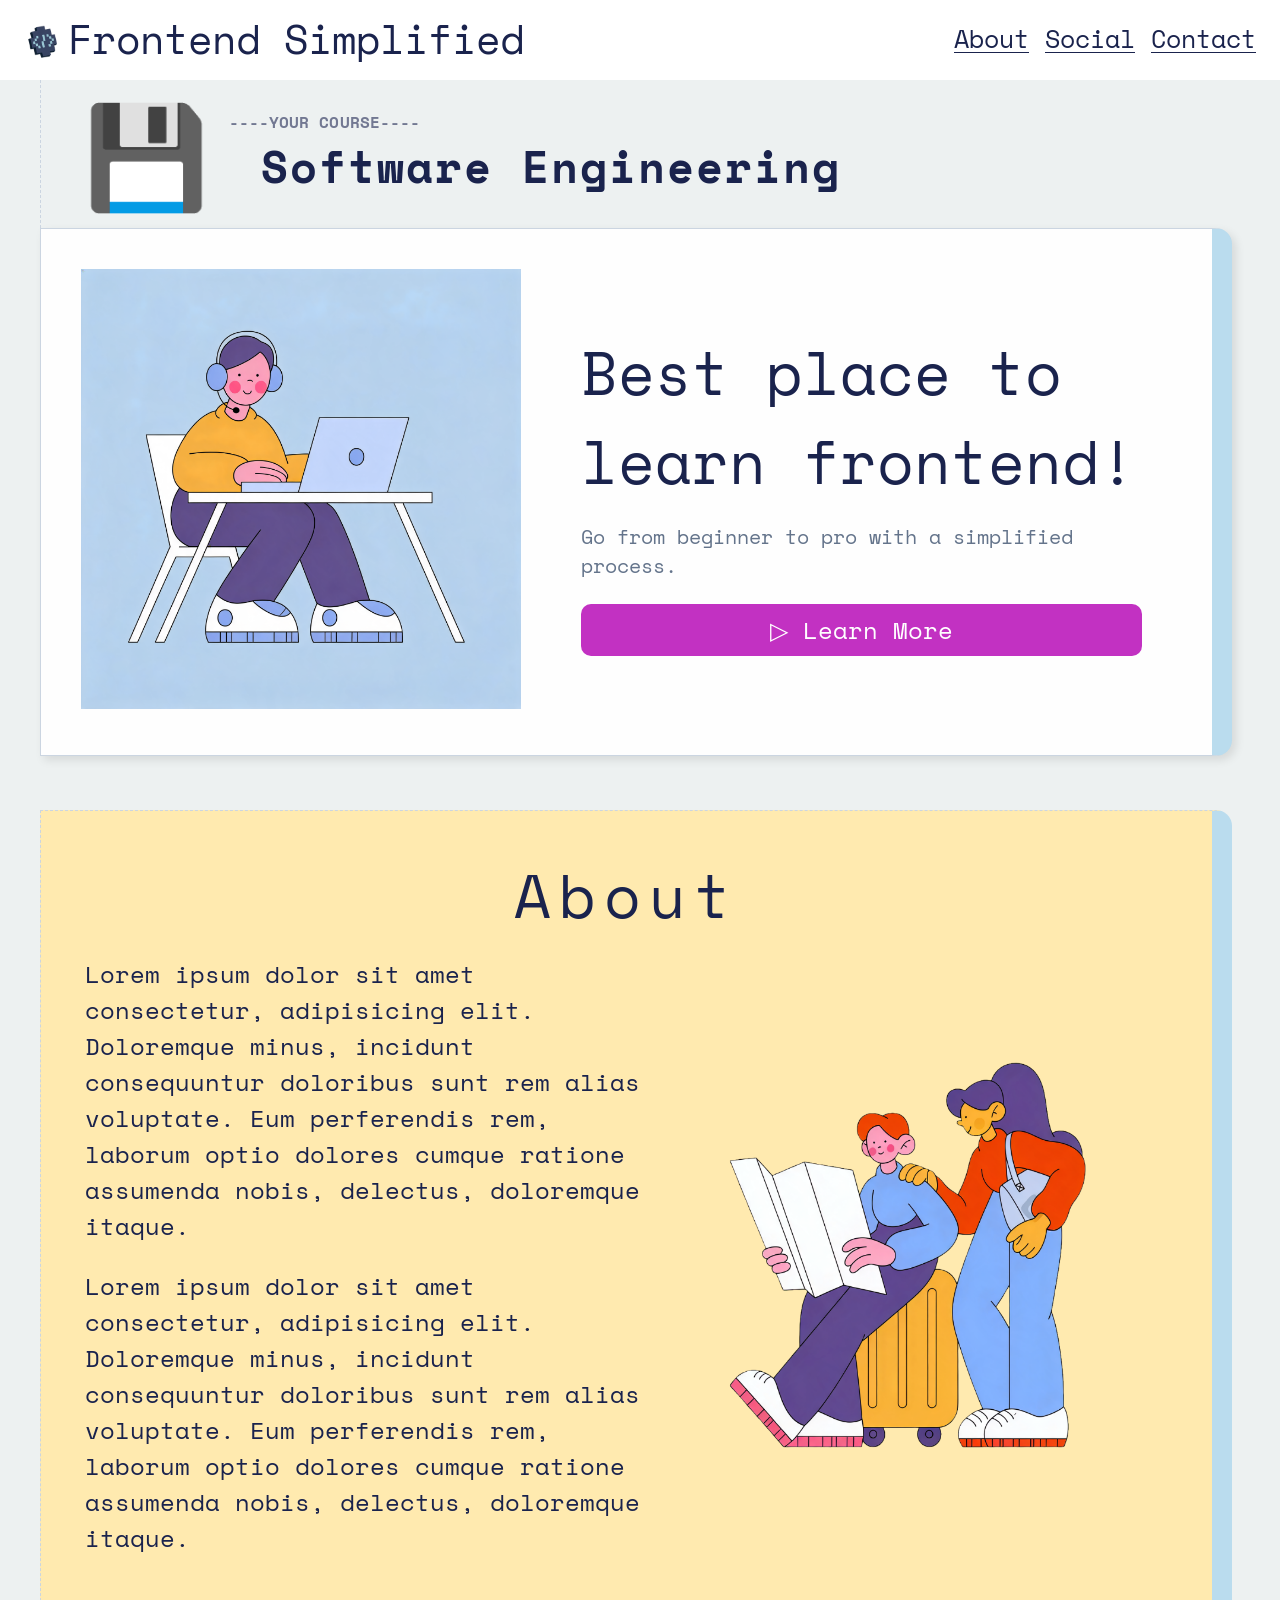
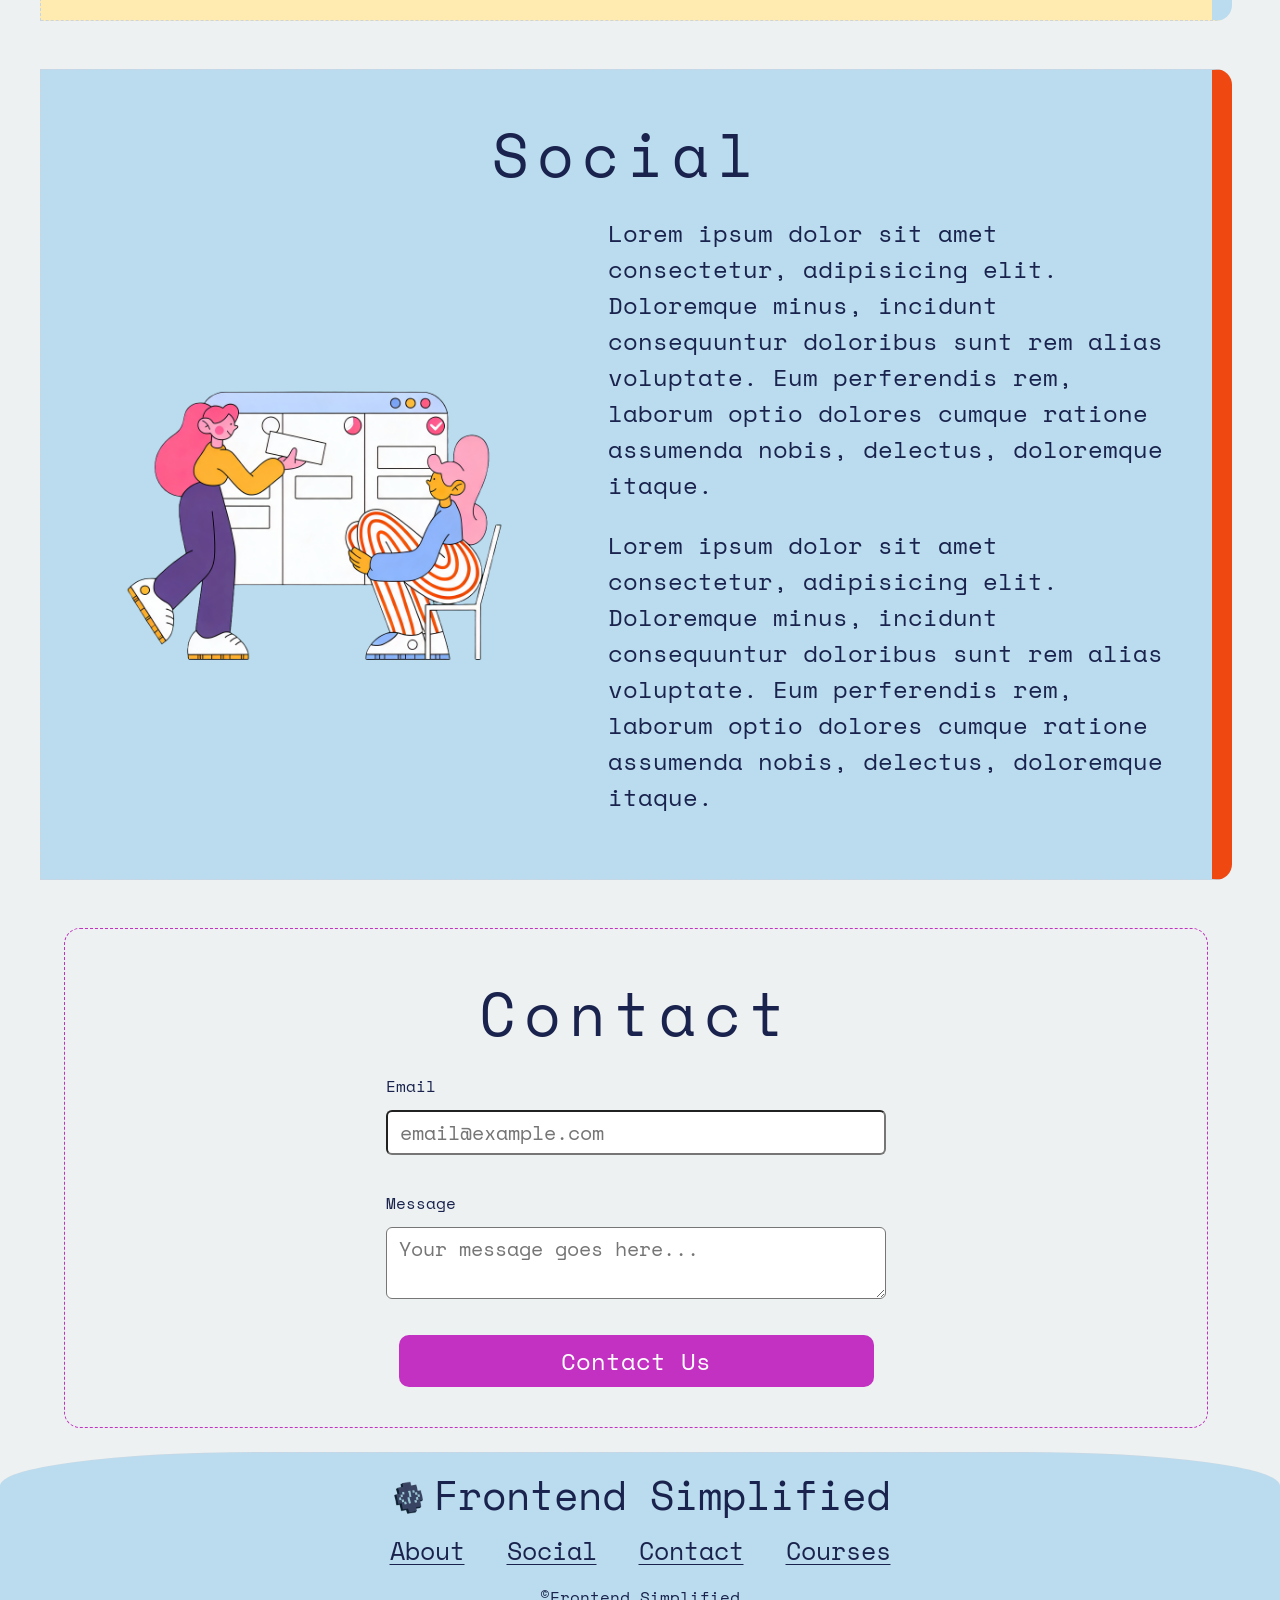
<file: index.html>
<!DOCTYPE html>
<html lang="en">

<head>
  <meta charset="UTF-8">
  <meta name="viewport" content="width=device-width, initial-scale=1.0">
  <title>Mini project</title>
  <link rel="stylesheet" href="./style.css">
</head>


<body>
  <!-- HEADER -->
  <section>
    <nav> 
      <div class="logo">
       <img src="./assets/fes-logo.png" alt="FES Logo" class="logo__img" width="100" height="100">
       <h1 class="logo__text"><b>Frontend</b> Simplified</h1>
      </div>
      <ul>
      <li><a href="#about">About</a></li>
      <li><a href="#social">Social</a></li>
      <li><a href="#contact">Contact</a></li>
      </ul>
    </nav>

<header> 
  <div class="row row__course">
<div class="course"></div>
  <h1 class="course__icon">💾</h1>
  <div class="course__text">
  <div class="course__selection">----YOUR COURSE----</div>
  <div class="course__title">Software Engineering</div>
  </div>
</div>
</div>

<div class="row">
  <div class="hero">
  <figure class="hero__img--wrapper">
  <img src="./assets/laptop.png" alt="Hero Image">
  </figure>
  <div class="hero__description">
    <h1>Best place to learn frontend!</h1>
    <p class="subheader">Go from beginner to pro with a simplified process.</p>
    <a href="#about"><button class="hero__description--button"> 
      ▷ Learn More 
    </button></a>
  </div>
  </div>
</div>
</header>

  </section>


  <!-- MAIN -->
<main>
  <!-- ABOUT -->
<section id="about">
  <div class="row about__row">
<div class="section__card section__card--about">
<h1 class="section__title">About</h1>
<div class="section__description">
<div class="section__description--wrapper">
  <p class="section__description--para">
Lorem ipsum dolor sit amet consectetur, adipisicing elit. Doloremque minus, incidunt consequuntur doloribus sunt rem alias voluptate. Eum perferendis rem, laborum optio dolores cumque ratione assumenda nobis, delectus, doloremque itaque.
</p>
  <p class="section__description--para">
Lorem ipsum dolor sit amet consectetur, adipisicing elit. Doloremque minus, incidunt consequuntur doloribus sunt rem alias voluptate. Eum perferendis rem, laborum optio dolores cumque ratione assumenda nobis, delectus, doloremque itaque.
</p>
</div>
<figure class="section__img--wrapper">
<img src="./assets/reading.png" alt="Reading Image">
</figure>
</div>
</div>
  </div>
</section>


  <!-- SOCIAL -->
<section id="social">
  <div class="row social__row">
<div class="section__card section__card--social">
<h1 class="section__title">Social</h1>
<div class="section__description">
<figure class="section__img--wrapper">
<img src="./assets/social.png" alt="Social Image">
</figure>
<div class="section__description--wrapper">
  <p class="section__description--para">
Lorem ipsum dolor sit amet consectetur, adipisicing elit. Doloremque minus, incidunt consequuntur doloribus sunt rem alias voluptate. Eum perferendis rem, laborum optio dolores cumque ratione assumenda nobis, delectus, doloremque itaque.
</p>
  <p class="section__description--para">
Lorem ipsum dolor sit amet consectetur, adipisicing elit. Doloremque minus, incidunt consequuntur doloribus sunt rem alias voluptate. Eum perferendis rem, laborum optio dolores cumque ratione assumenda nobis, delectus, doloremque itaque.
</p>
</div>
</div>
</div>
  </div>
</section>


<!-- CONTACT FORM -->
<section id="contact">
  <div class="row contact__row">
<div class="section__card section__card--contact">
  <h1 class="section__title">Contact</h1>
  <div class="section__description">
    <form action="">
      <span>Email</span>
      <input type="email" placeholder="email@example.com">
      <span>Message</span>
      <textarea placeholder="Your message goes here..."></textarea>
      <button>Contact Us</button>
    </form>
  </div>
</div>
</div>
</section>

</main>


<!-- FOOTER -->
<footer>
  <div class="logo footer__logo">
    <img src="./assets/fes-logo.png" alt="FES Logo" class="logo__img" width="50"/>
    <h1 class="logo__text"><b>Frontend</b> Simplified</h1>
  </div>
  <div class="footer__links">
    <a href="#about" class="footer__link">About</a>
    <a href="#social" class="footer__link">Social</a>
    <a href="#contact" class="footer__link">Contact</a>
    <a href="#" class="footer__link">Courses</a>
  </div>
<p>©Frontend Simplified</p>
</footer>



</body>
</html>
</file>
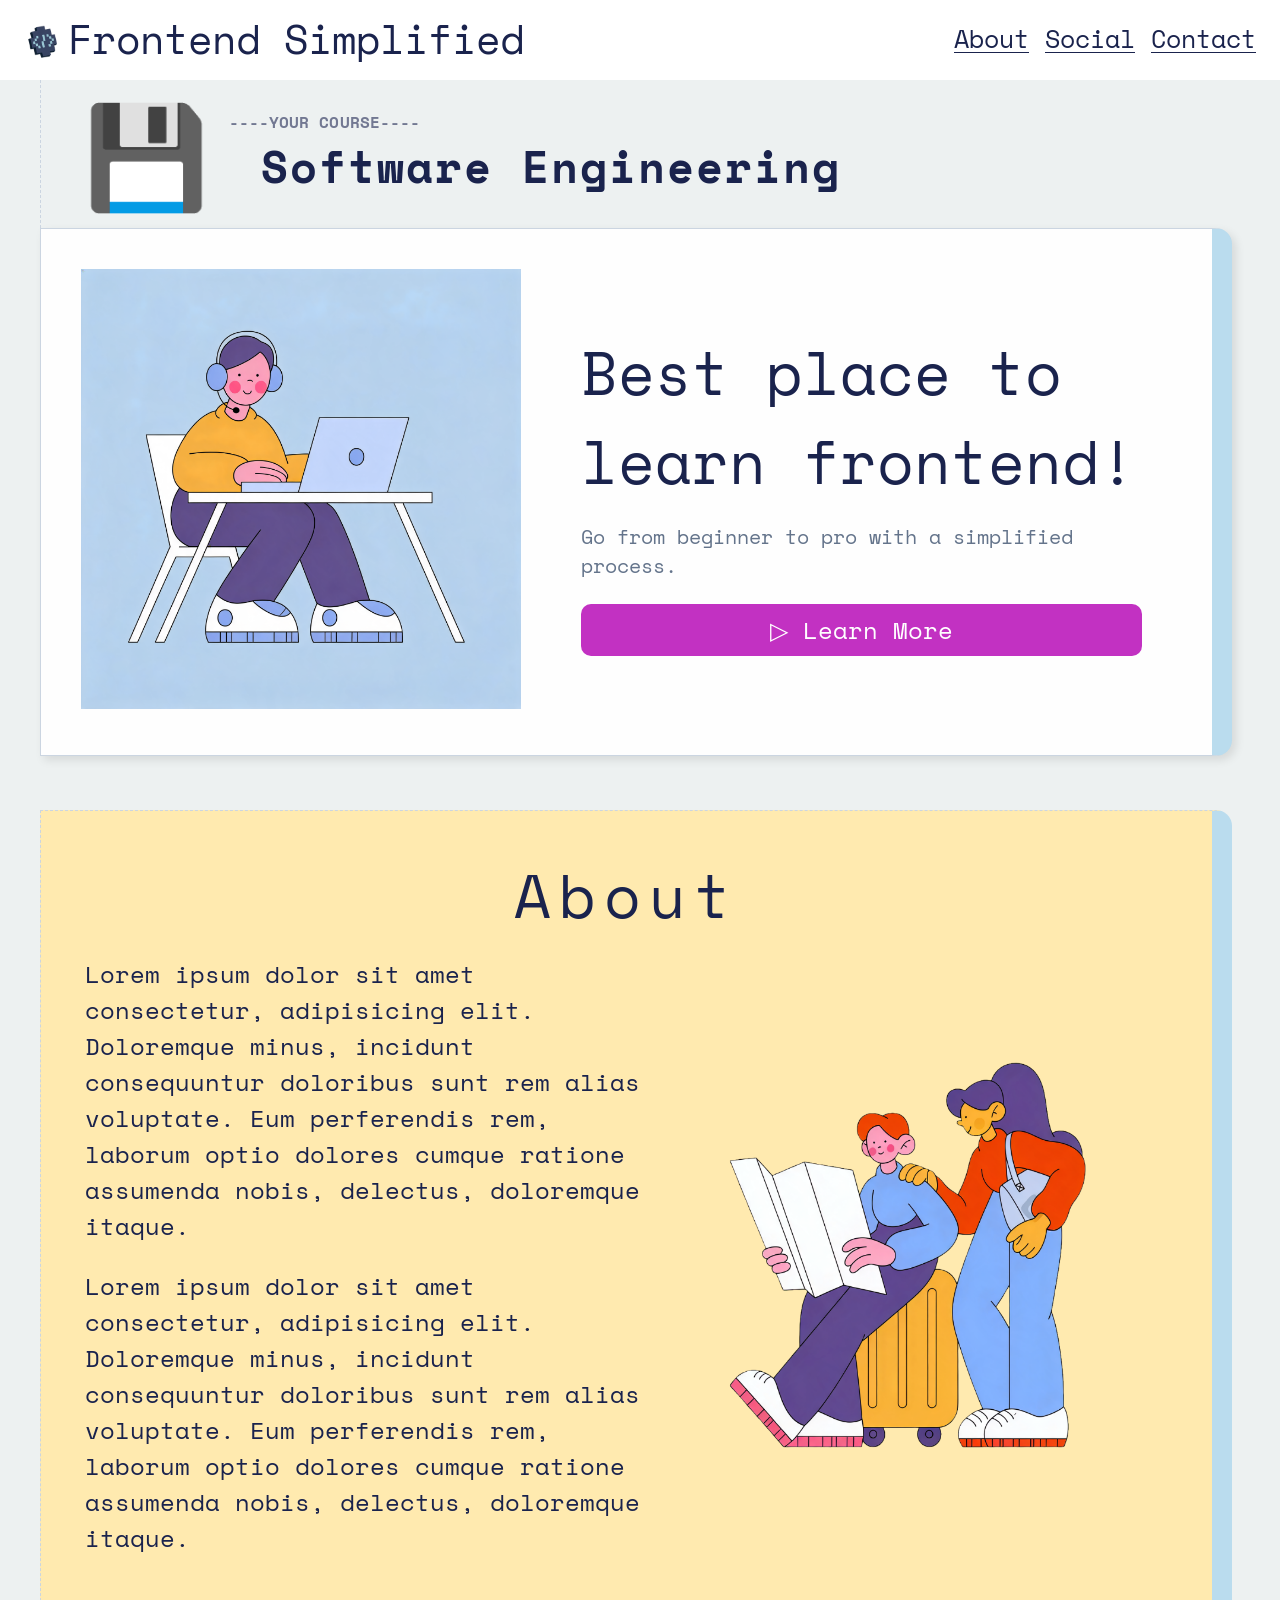
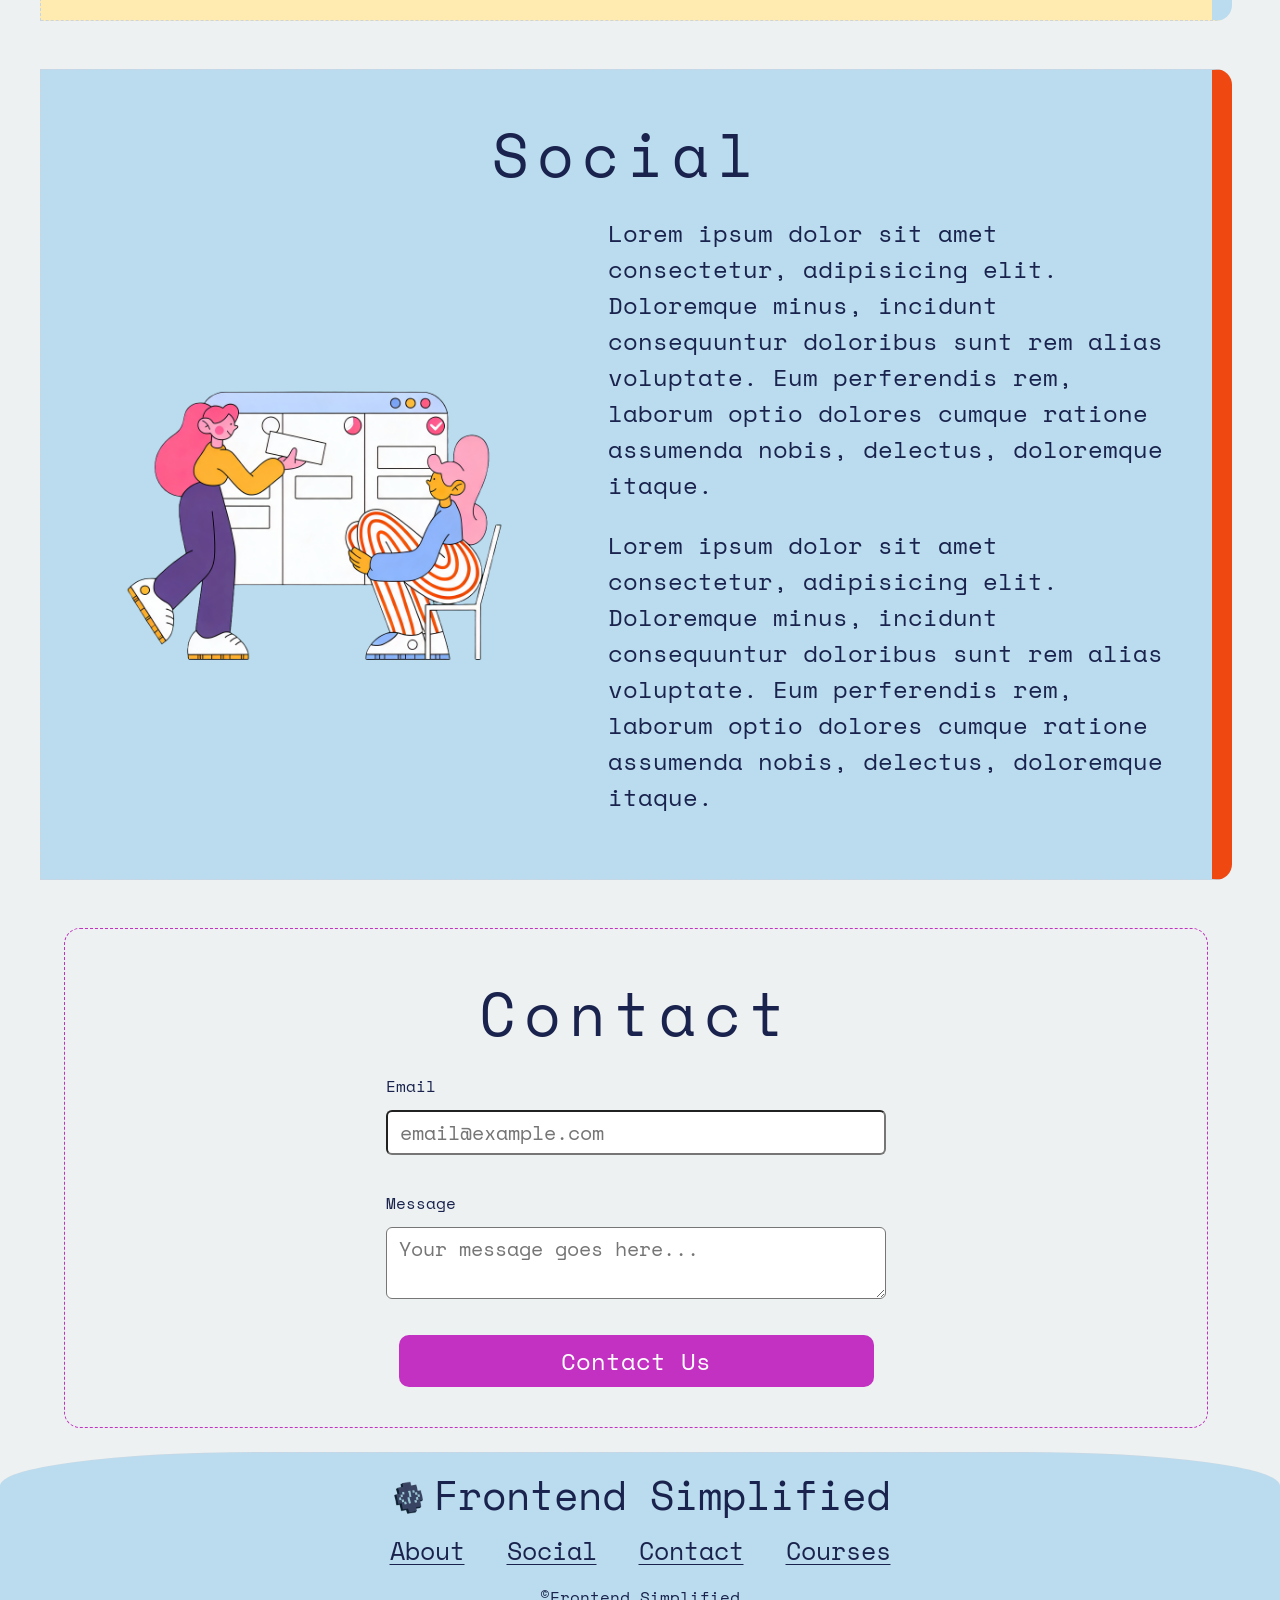
<file: assets/index.html>
<!DOCTYPE html>
<html lang="en">

<head>
  <meta charset="UTF-8">
  <meta name="viewport" content="width=device-width, initial-scale=1.0">
  <title>Mini project</title>
  <link rel="stylesheet" href="./style.css">
</head>


<body>
  <!-- HEADER -->
  <section>
    <nav> 
      <div class="logo">
       <img src="./fes-logo.png" alt="FES Logo" class="logo__img" width="100" height="100">
       <h1 class="logo__text"><b>Frontend</b> Simplified</h1>
      </div>
      <ul>
      <li><a href="#about">About</a></li>
      <li><a href="#social">Social</a></li>
      <li><a href="#contact">Contact</a></li>
      </ul>
    </nav>

<header> 
  <div class="row row__course">
<div class="course"></div>
  <h1 class="course__icon">💾</h1>
  <div class="course__text">
  <div class="course__selection">----YOUR COURSE----</div>
  <div class="course__title">Software Engineering</div>
  </div>
</div>
</div>

<div class="row">
  <div class="hero">
  <figure class="hero__img--wrapper">
  <img src="./laptop.png" alt="Hero Image">
  </figure>
  <div class="hero__description">
    <h1>Best place to learn frontend!</h1>
    <p class="subheader">Go from beginner to pro with a simplified process.</p>
    <a href="#about"><button class="hero__description--button"> 
      ▷ Learn More 
    </button></a>
  </div>
  </div>
</div>
</header>

  </section>


  <!-- MAIN -->
<main>
  <!-- ABOUT -->
<section id="about">
  <div class="row about__row">
<div class="section__card section__card--about">
<h1 class="section__title">About</h1>
<div class="section__description">
<div class="section__description--wrapper">
  <p class="section__description--para">
Lorem ipsum dolor sit amet consectetur, adipisicing elit. Doloremque minus, incidunt consequuntur doloribus sunt rem alias voluptate. Eum perferendis rem, laborum optio dolores cumque ratione assumenda nobis, delectus, doloremque itaque.
</p>
  <p class="section__description--para">
Lorem ipsum dolor sit amet consectetur, adipisicing elit. Doloremque minus, incidunt consequuntur doloribus sunt rem alias voluptate. Eum perferendis rem, laborum optio dolores cumque ratione assumenda nobis, delectus, doloremque itaque.
</p>
</div>
<figure class="section__img--wrapper">
<img src="./reading.png" alt="Reading Image">
</figure>
</div>
</div>
  </div>
</section>


  <!-- SOCIAL -->
<section id="social">
  <div class="row social__row">
<div class="section__card section__card--social">
<h1 class="section__title">Social</h1>
<div class="section__description">
<figure class="section__img--wrapper">
<img src="./social.png" alt="Social Image">
</figure>
<div class="section__description--wrapper">
  <p class="section__description--para">
Lorem ipsum dolor sit amet consectetur, adipisicing elit. Doloremque minus, incidunt consequuntur doloribus sunt rem alias voluptate. Eum perferendis rem, laborum optio dolores cumque ratione assumenda nobis, delectus, doloremque itaque.
</p>
  <p class="section__description--para">
Lorem ipsum dolor sit amet consectetur, adipisicing elit. Doloremque minus, incidunt consequuntur doloribus sunt rem alias voluptate. Eum perferendis rem, laborum optio dolores cumque ratione assumenda nobis, delectus, doloremque itaque.
</p>
</div>
</div>
</div>
  </div>
</section>


<!-- CONTACT FORM -->
<section id="contact">
  <div class="row contact__row">
<div class="section__card section__card--contact">
  <h1 class="section__title">Contact</h1>
  <div class="section__description">
    <form action="">
      <span>Email</span>
      <input type="email" placeholder="email@example.com">
      <span>Message</span>
      <textarea placeholder="Your message goes here..."></textarea>
      <button>Contact Us</button>
    </form>
  </div>
</div>
</div>
</section>

</main>


<!-- FOOTER -->
<footer>
  <div class="logo footer__logo">
    <img src="./fes-logo.png" alt="FES Logo" class="logo__img" width="50"/>
    <h1 class="logo__text"><b>Frontend</b> Simplified</h1>
  </div>
  <div class="footer__links">
    <a href="#about" class="footer__link">About</a>
    <a href="#social" class="footer__link">Social</a>
    <a href="#contact" class="footer__link">Contact</a>
    <a href="#" class="footer__link">Courses</a>
  </div>
<p>©Frontend Simplified</p>
</footer>



</body>
</html>
</file>
<file: style.css>
@import url('https://fonts.googleapis.com/css2?family=Manrope:wght@200..800&family=Space+Mono:ital,wght@0,400;0,700;1,400;1,700&display=swap');

/* font-family: "Space Mono", monospace; */





/* 
!!! COURSE SELECTOR TAG !!! 
Alignment is off so I had to improvise with margin-right: -1520px; 
Repsonsiveness is compromised in smaller screen sizes. (the course tag is partially out of view)
*/


*{
  padding: 0;
  margin: 0;
box-sizing: border-box;
font-family: "Space Mono", monospace;
font-weight: 500;
}

body{
  background-color: #edf1f1;
color: #1a234d;

}

a{
  color: #1a234d;
  font-size: 25px;
  font-weight: 300;
  text-underline-offset: 4px;
  text-decoration-thickness: 1px;

}

ul{
  display: flex;
  
}

li{
  list-style-type: none;
  padding-left: 16px;
}

h1{
  font-size: 60px;
}

img{
  width: 100%;
}


/* 

NAV

*/

nav{
  height: 80px;
  display: flex;
justify-content: space-between;
align-items: center;
padding: 8px 24px 12px;
background-color: white;
}

.logo{
  display: flex;
  gap: 4px;
  align-items: center;
}

.logo__img{
width: 40px; 
margin-top: 8px;
height: 43px;
}

.logo__text{
  font-size: 40px;
  font-weight: 200;
}


/* 

HEADER

*/

header{
  width: 100%;
  margin: 0 auto;

}

.row{
  width: 100%;
  max-width: 1200px;
  margin: 0 auto;
  display: flex;
  align-items: center;
  justify-content: center;
  padding-right: 8px;
}

.row__course{
  border-left: 1px dashed #cbd5e1;
}

.course{
  display: flex;
  justify-content: start;
  margin-right: -1520px;
  gap: 20px;
  align-items: center;
  gap: 20px;
  width: 100%;
  padding: 8px 0;

}

.course__icon{
  font-size: 100px;
}

.course__text{
  padding: 20px;
}

.course__selection{
  font-family: "Space Mono", monospace;
  font-weight: bold;
  color: #727892;
  letter-spacing: 0.1px;
}

.course__title{
  font-weight: 600;
  font-size: 44px;
  margin-left: 32px;
  letter-spacing: 2px;
}

.hero{
  border: 1.5px solid #cbd5e1;
  border-right: 20px solid #badcee;
  border-radius: 0 16px 16px 0;
  padding: 40px; 
  box-shadow: 4px 4px 10px rgb(0, 0, 0, 0.1);
width: 100%;
max-width: 1200px;
margin: 0 auto;
margin-bottom: 30px;
display: flex;
align-items: center;
justify-content: center;
background-color: #fefefe;
}

.hero__img--wrapper{
max-width: 540px;
}

.hero__description{
  margin-left: 60px;
}

.subheader{
  font-size: 20px;
  margin: 16px 0 24px 0;
  font-weight: 400;
  color: #64748b;

}

button{
  background-color: #c231c2;
  width: 95%;
  color: white;
  border: none;
  padding: 8px 16px;
  font-size: 24px;
  cursor: pointer;
  border-radius: 10px;
  font-family: "Space Mono", monospace;
  margin: 0 auto;
}


/* 

ABOUT
SOCIAL

*/

#about,
#social,
#contact,
#footer {
  padding: 24px 0;
  max-width: 1200px;
  width: 100%;
  margin: 0 auto;
}

.section__card{
  border: 1.5px dashed #cbd5e1;
  padding: 40px 20px;
  width: 100%;
  max-width: 1200px;
  display: flex;
  flex-direction: column;
  align-items: center;
justify-content: center;
border-radius: 0 16px 16px 0;
}

.section__card--about{
  border-radius: 0 16px 16px 0;
  background-color: #ffeaaf;
  border-right: 20px solid #badcee;
}

.section__card--social{
 background-color: #badcee;
 border-right: 20px solid #ef4810;
}



.section__description{
  display: flex;
  justify-content: center;
  align-items: center;
}

.about__row, .social__row{
  justify-content: start;
}

.section__img--wrapper{
  width: 60%;
  padding: 0 24px;
}

.section__title{
  margin-bottom: 16px;
  font-family: "Space Mono", monospace;
  letter-spacing: 8px;

}

.section__description--wrapper{
  width: 70%;
  padding: 0 24px;
}

.section__description--para{
  font-size: 24px;
  line-height: 1.5;
  margin-bottom: 24px;
}


/* 

CONTACT

*/

.section__card--contact{
  border: 1.5px dashed #c231c2;
  width: 96%;
  border-radius: 16px;
}

form{
  width: 100%;
  max-width: 900px;
  display: flex;
  flex-direction: column;
  margin: 0 auto;
  padding: 0 24px;
  gap: 12px;
}

input, textarea{
margin-bottom: 24px;
font-size: 20px;
padding: 6px 12px;
width: 500px;
border-radius: 6px;
}


/* 

FOOTER

*/

footer{
  background-color: #badcee;
  display: flex;
  flex-direction: column;
  align-items: center;
  border-top: 1.5px dashed #cbd5e1;
  padding: 12px 20px;
  border-radius: 20% 20% 0 0;
}

.footer__logo{
  margin-bottom: 8px;
}

.footer__links{
  margin-bottom: 16px;
}

.footer__link{
  padding: 0 16px;
}


/* 

RESPONSIVENESS (Smaller screens) 

*/

@media (max-width: 1024px){
  .section__description--para{
    font-size: 20px;
  }
}

@media (max-width: 768px){
  a{
    font-size: 16px;
  }
  .course{
    gap: 4px;
  }
  .course__title{
    margin-left: 0;
    font-size: 40px;
  }

  .hero{
    flex-direction: column;
  }

.hero__img--wrapper{
  max-width: 500px;
}

.hero__description{
  margin-left: 0;
}

h1{
font-size: 40px;
}

.section__description{
  flex-direction: column;
}

.section__description--wrapper{
  width: 100%;
}

input, textarea{
  width: 400px;
}
}
</file>
<file: assets/style.css>
@import url('https://fonts.googleapis.com/css2?family=Manrope:wght@200..800&family=Space+Mono:ital,wght@0,400;0,700;1,400;1,700&display=swap');

/* font-family: "Space Mono", monospace; */





/* 
!!! COURSE SELECTOR TAG !!! 
Alignment is off so I had to improvise with margin-right: -1520px; 
Repsonsiveness is compromised in smaller screen sizes. (the course tag is partially out of view)
*/


*{
  padding: 0;
  margin: 0;
box-sizing: border-box;
font-family: "Space Mono", monospace;
font-weight: 500;
}

body{
  background-color: #edf1f1;
color: #1a234d;

}

a{
  color: #1a234d;
  font-size: 25px;
  font-weight: 300;
  text-underline-offset: 4px;
  text-decoration-thickness: 1px;

}

ul{
  display: flex;
  
}

li{
  list-style-type: none;
  padding-left: 16px;
}

h1{
  font-size: 60px;
}

img{
  width: 100%;
}


/* 

NAV

*/

nav{
  height: 80px;
  display: flex;
justify-content: space-between;
align-items: center;
padding: 8px 24px 12px;
background-color: white;
}

.logo{
  display: flex;
  gap: 4px;
  align-items: center;
}

.logo__img{
width: 40px; 
margin-top: 8px;
height: 43px;
}

.logo__text{
  font-size: 40px;
  font-weight: 200;
}


/* 

HEADER

*/

header{
  width: 100%;
  margin: 0 auto;

}

.row{
  width: 100%;
  max-width: 1200px;
  margin: 0 auto;
  display: flex;
  align-items: center;
  justify-content: center;
  padding-right: 8px;
}

.row__course{
  border-left: 1px dashed #cbd5e1;
}

.course{
  display: flex;
  justify-content: start;
  margin-right: -1520px;
  gap: 20px;
  align-items: center;
  gap: 20px;
  width: 100%;
  padding: 8px 0;

}

.course__icon{
  font-size: 100px;
}

.course__text{
  padding: 20px;
}

.course__selection{
  font-family: "Space Mono", monospace;
  font-weight: bold;
  color: #727892;
  letter-spacing: 0.1px;
}

.course__title{
  font-weight: 600;
  font-size: 44px;
  margin-left: 32px;
  letter-spacing: 2px;
}

.hero{
  border: 1.5px solid #cbd5e1;
  border-right: 20px solid #badcee;
  border-radius: 0 16px 16px 0;
  padding: 40px; 
  box-shadow: 4px 4px 10px rgb(0, 0, 0, 0.1);
width: 100%;
max-width: 1200px;
margin: 0 auto;
margin-bottom: 30px;
display: flex;
align-items: center;
justify-content: center;
background-color: #fefefe;
}

.hero__img--wrapper{
max-width: 540px;
}

.hero__description{
  margin-left: 60px;
}

.subheader{
  font-size: 20px;
  margin: 16px 0 24px 0;
  font-weight: 400;
  color: #64748b;

}

button{
  background-color: #c231c2;
  width: 95%;
  color: white;
  border: none;
  padding: 8px 16px;
  font-size: 24px;
  cursor: pointer;
  border-radius: 10px;
  font-family: "Space Mono", monospace;
  margin: 0 auto;
}


/* 

ABOUT
SOCIAL

*/

#about,
#social,
#contact,
#footer {
  padding: 24px 0;
  max-width: 1200px;
  width: 100%;
  margin: 0 auto;
}

.section__card{
  border: 1.5px dashed #cbd5e1;
  padding: 40px 20px;
  width: 100%;
  max-width: 1200px;
  display: flex;
  flex-direction: column;
  align-items: center;
justify-content: center;
border-radius: 0 16px 16px 0;
}

.section__card--about{
  border-radius: 0 16px 16px 0;
  background-color: #ffeaaf;
  border-right: 20px solid #badcee;
}

.section__card--social{
 background-color: #badcee;
 border-right: 20px solid #ef4810;
}



.section__description{
  display: flex;
  justify-content: center;
  align-items: center;
}

.about__row, .social__row{
  justify-content: start;
}

.section__img--wrapper{
  width: 60%;
  padding: 0 24px;
}

.section__title{
  margin-bottom: 16px;
  font-family: "Space Mono", monospace;
  letter-spacing: 8px;

}

.section__description--wrapper{
  width: 70%;
  padding: 0 24px;
}

.section__description--para{
  font-size: 24px;
  line-height: 1.5;
  margin-bottom: 24px;
}


/* 

CONTACT

*/

.section__card--contact{
  border: 1.5px dashed #c231c2;
  width: 96%;
  border-radius: 16px;
}

form{
  width: 100%;
  max-width: 900px;
  display: flex;
  flex-direction: column;
  margin: 0 auto;
  padding: 0 24px;
  gap: 12px;
}

input, textarea{
margin-bottom: 24px;
font-size: 20px;
padding: 6px 12px;
width: 500px;
border-radius: 6px;
}


/* 

FOOTER

*/

footer{
  background-color: #badcee;
  display: flex;
  flex-direction: column;
  align-items: center;
  border-top: 1.5px dashed #cbd5e1;
  padding: 12px 20px;
  border-radius: 20% 20% 0 0;
}

.footer__logo{
  margin-bottom: 8px;
}

.footer__links{
  margin-bottom: 16px;
}

.footer__link{
  padding: 0 16px;
}


/* 

RESPONSIVENESS (Smaller screens) 

*/

@media (max-width: 1024px){
  .section__description--para{
    font-size: 20px;
  }
}

@media (max-width: 768px){
  a{
    font-size: 16px;
  }
  .course{
    gap: 4px;
  }
  .course__title{
    margin-left: 0;
    font-size: 40px;
  }

  .hero{
    flex-direction: column;
  }

.hero__img--wrapper{
  max-width: 500px;
}

.hero__description{
  margin-left: 0;
}

h1{
font-size: 40px;
}

.section__description{
  flex-direction: column;
}

.section__description--wrapper{
  width: 100%;
}

input, textarea{
  width: 400px;
}
}
</file>
